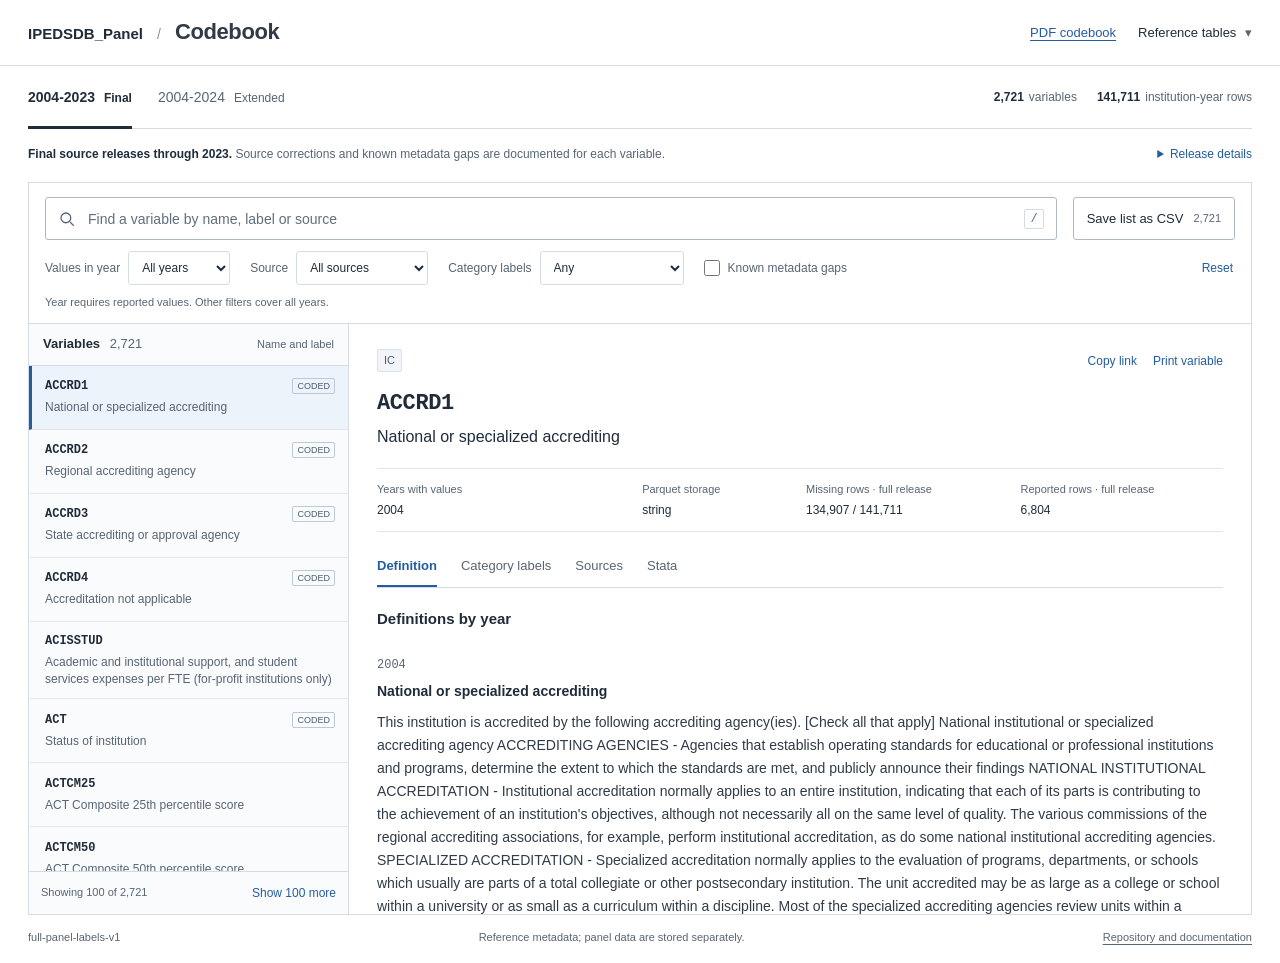
<file: docs/index.html>
<!DOCTYPE html>
<html lang="en">
<head>
  <meta charset="utf-8">
  <meta name="viewport" content="width=device-width, initial-scale=1">
  <meta name="description" content="IPEDS 2004-2023 panel codebook. Search variable definitions, year-specific category labels, sources and Stata mappings. Download the PDF and reference tables.">
  <meta name="theme-color" content="#ffffff">
  <title>IPEDS 2004-2023 | Panel codebook</title>
  <link rel="icon" href="data:image/svg+xml,%3Csvg xmlns='http://www.w3.org/2000/svg' viewBox='0 0 64 64'%3E%3Crect width='64' height='64' fill='%23202c3a'/%3E%3Ctext x='32' y='46' fill='white' font-family='monospace' font-size='43' text-anchor='middle'%3EI%3C/text%3E%3C/svg%3E">
  <link rel="stylesheet" href="./assets/codebook.css">
  <script src="./assets/codebook.js" defer></script>
</head>
<body>
  <a class="skip-link" href="#search">Skip to variable search</a>
  <header class="site-header">
    <div class="header-identity">
      <a class="project-name" href="./">IPEDSDB_Panel</a>
      <span class="header-divider" aria-hidden="true">/</span>
      <h1 id="page-heading">Codebook</h1>
    </div>
    <nav class="header-actions" aria-label="Reference downloads">
      <a class="pdf-link" href="./codebook/ipeds-panel-codebook.pdf" download="ipeds-2004-2023-codebook.pdf">PDF codebook</a>
      <details class="download-menu">
        <summary>Reference tables <span aria-hidden="true">▾</span></summary>
        <div class="download-panel">
          <p class="download-heading">Download reference files</p>
          <p class="download-explanation">Definitions and labels only; these files contain no institution-level data.</p>
          <a href="./codebook/codebook.csv" aria-label="Variable dictionary, CSV for 2004-2023" download="ipeds-2004-2023-dictionary.csv">Variable dictionary <span>Names, labels, coverage and storage · CSV</span></a>
          <a href="./codebook/definitions.csv.gz" aria-label="Definitions by year, compressed CSV for 2004-2023" download="ipeds-2004-2023-definitions.csv.gz">Definitions by year <span>Full source definitions · Compressed CSV</span></a>
          <a href="./codebook/value-labels.csv" aria-label="Category labels, CSV for 2004-2023" download="ipeds-2004-2023-value-labels.csv">Category labels <span>Original codes and year-specific meanings · CSV</span></a>

          <a href="./codebook/manifest.json" aria-label="File checksums, JSON for 2004-2023" download="ipeds-2004-2023-codebook-manifest.json">File checksums <span>Release identity and SHA-256 · JSON</span></a>
        </div>
      </details>
    </nav>
  </header>
  <main>
    <section class="release-strip" aria-label="Dataset release">
      <nav class="release-tabs" aria-label="Choose a dataset release">
        <a href="./" aria-current="page">2004-2023 <span>Final</span></a>
        <a href="./provisional/">2004-2024 <span>Extended</span></a>
      </nav>
      <dl class="dataset-stats" aria-label="Full release coverage">
        <div><dt>variables</dt><dd id="stat-variables">Loading</dd></div>
        <div><dt>institution-year rows</dt><dd id="stat-rows">Loading</dd></div>
        <div class="stats-years"><dt>coverage</dt><dd id="stat-years">Loading</dd></div>
      </dl>
    </section>
    <div class="release-context">
      <p class="release-status"><strong>Final source releases through 2023.</strong> Source corrections and known metadata gaps are documented for each variable.</p>
      <details class="release-note" id="release-notes">
        <summary>Release details</summary>
        <div class="release-body">
          <h2>About this dataset</h2>
          <p>Year coverage records nonmissing values. Comparability depends on the definition, reporting period and population for each year.</p>
          <div id="release-content"><p>Loading release information…</p></div>
          <p><a href="https://github.com/markjayson13/IPEDSDB_Panel/blob/main/docs/FULL_PANEL_LABELS.md">Validation results and release checksums</a></p>
        </div>
      </details>
    </div>
    <section class="explorer" id="explorer" aria-label="Variable reference">
      <div class="search-toolbar">
        <label class="search-field" for="search">
          <span class="sr-only">Find a variable by name, label or source</span>
          <svg viewBox="0 0 24 24" aria-hidden="true"><circle cx="10.5" cy="10.5" r="6.5"></circle><path d="m16 16 5 5"></path></svg>
          <input id="search" type="search" placeholder="Find a variable by name, label or source" autocomplete="off" spellcheck="false" disabled aria-describedby="search-status">
          <kbd aria-hidden="true">/</kbd>
        </label>
        <button class="button secondary" id="download-filtered" disabled>Save list as CSV <span id="download-matching-count">CSV</span></button>
      </div>
      <div class="filter-toolbar">
        <label for="year-filter"><span id="year-filter-label">Values in year</span> <select id="year-filter" aria-labelledby="year-filter-label" disabled><option value="">All years</option></select></label>
        <label for="source-filter"><span id="source-filter-label">Source</span> <select id="source-filter" aria-labelledby="source-filter-label" disabled><option value="">All sources</option></select></label>
        <label for="code-filter"><span id="code-filter-label">Category labels</span> <select id="code-filter" aria-labelledby="code-filter-label" disabled><option value="">Any</option><option value="coded">Documented</option><option value="uncoded">Not documented</option></select></label>
        <label class="check-filter"><input type="checkbox" id="gap-filter" disabled> Known metadata gaps</label>
        <button class="reset-button" id="reset-filters" disabled>Reset</button>
      </div>
      <p class="filter-help">Year requires reported values. Other filters cover all years. <span id="search-status" role="status"></span></p>
      <div id="load-error" class="load-error" role="alert" hidden></div>
      <div id="navigation-notice" class="navigation-notice" role="status" hidden></div>
      <div class="browser-grid">
        <aside class="variable-sidebar" aria-label="Matching variables">
          <div class="list-heading"><h2>Variables <span id="result-count" aria-live="polite">Loading…</span></h2><span class="list-caption">Name and label</span></div>
          <div class="variable-list" id="variable-list" aria-busy="true"><p class="list-placeholder">Loading variables…</p></div>
          <div class="list-footer"><span id="list-range"></span><button id="show-more" hidden>Show 100 more</button></div>
        </aside>
        <article class="variable-detail" id="variable-detail" aria-label="Variable details" aria-busy="false">
          <div class="detail-placeholder"><h2>Variable reference</h2><p>Select a variable to read its definitions, category labels and sources.</p></div>
        </article>
      </div>
    </section>
    <footer class="site-footer">
      <span id="release-name">Loading release…</span>
      <span>Reference metadata; panel data are stored separately.</span>
      <a href="https://github.com/markjayson13/IPEDSDB_Panel">Repository and documentation</a>
    </footer>
    <noscript><p class="noscript-note">Search requires JavaScript. Download the <a href="./codebook/ipeds-panel-codebook.pdf">PDF codebook</a>, <a href="./codebook/codebook.csv">dictionary CSV</a>, <a href="./codebook/definitions.csv.gz">definitions CSV (gzip)</a> or <a href="./codebook/value-labels.csv">category-label CSV</a>.</p></noscript>
  </main>
  <div class="sr-only" id="announcement" aria-live="polite"></div>
</body>
</html>
</file>
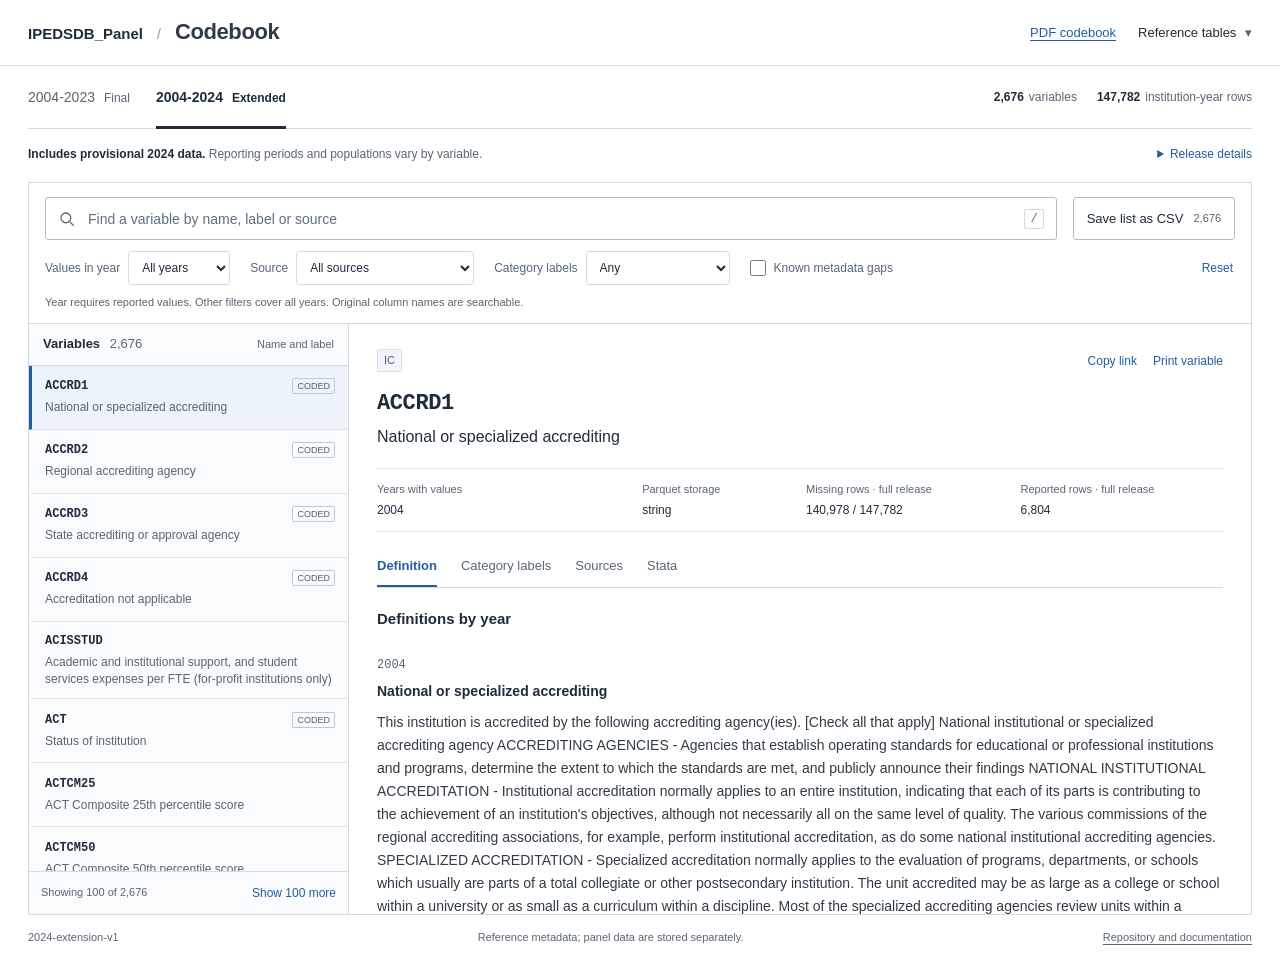
<file: docs/provisional/index.html>
<!DOCTYPE html>
<html lang="en">
<head>
  <meta charset="utf-8">
  <meta name="viewport" content="width=device-width, initial-scale=1">
  <meta name="description" content="IPEDS 2004-2024 panel codebook. Search variable definitions, year-specific category labels, sources and Stata mappings. Download the PDF and reference tables.">
  <meta name="theme-color" content="#ffffff">
  <title>IPEDS 2004-2024 | Panel codebook</title>
  <link rel="icon" href="data:image/svg+xml,%3Csvg xmlns='http://www.w3.org/2000/svg' viewBox='0 0 64 64'%3E%3Crect width='64' height='64' fill='%23202c3a'/%3E%3Ctext x='32' y='46' fill='white' font-family='monospace' font-size='43' text-anchor='middle'%3EI%3C/text%3E%3C/svg%3E">
  <link rel="stylesheet" href="../assets/codebook.css">
  <script src="../assets/codebook.js" defer></script>
</head>
<body>
  <a class="skip-link" href="#search">Skip to variable search</a>
  <header class="site-header">
    <div class="header-identity">
      <a class="project-name" href="../">IPEDSDB_Panel</a>
      <span class="header-divider" aria-hidden="true">/</span>
      <h1 id="page-heading">Codebook</h1>
    </div>
    <nav class="header-actions" aria-label="Reference downloads">
      <a class="pdf-link" href="./codebook/ipeds-panel-codebook.pdf" download="ipeds-2004-2024-codebook.pdf">PDF codebook</a>
      <details class="download-menu">
        <summary>Reference tables <span aria-hidden="true">▾</span></summary>
        <div class="download-panel">
          <p class="download-heading">Download reference files</p>
          <p class="download-explanation">Definitions and labels only; these files contain no institution-level data.</p>
          <a href="./codebook/codebook.csv" aria-label="Variable dictionary, CSV for 2004-2024" download="ipeds-2004-2024-dictionary.csv">Variable dictionary <span>Names, labels, coverage and storage · CSV</span></a>
          <a href="./codebook/definitions.csv.gz" aria-label="Definitions by year, compressed CSV for 2004-2024" download="ipeds-2004-2024-definitions.csv.gz">Definitions by year <span>Full source definitions · Compressed CSV</span></a>
          <a href="./codebook/value-labels.csv" aria-label="Category labels, CSV for 2004-2024" download="ipeds-2004-2024-value-labels.csv">Category labels <span>Original codes and year-specific meanings · CSV</span></a>
          <a id="download-crosswalk" href="./codebook/column-crosswalk.csv" aria-label="Original column names, crosswalk CSV for 2004-2024" download="ipeds-2004-2024-column-crosswalk.csv">Original column names <span>Crosswalk to consolidated variables · CSV</span></a>
          <a href="./codebook/manifest.json" aria-label="File checksums, JSON for 2004-2024" download="ipeds-2004-2024-codebook-manifest.json">File checksums <span>Release identity and SHA-256 · JSON</span></a>
        </div>
      </details>
    </nav>
  </header>
  <main>
    <section class="release-strip" aria-label="Dataset release">
      <nav class="release-tabs" aria-label="Choose a dataset release">
        <a href="../">2004-2023 <span>Final</span></a>
        <a href="./" aria-current="page">2004-2024 <span>Extended</span></a>
      </nav>
      <dl class="dataset-stats" aria-label="Full release coverage">
        <div><dt>variables</dt><dd id="stat-variables">Loading</dd></div>
        <div><dt>institution-year rows</dt><dd id="stat-rows">Loading</dd></div>
        <div class="stats-years"><dt>coverage</dt><dd id="stat-years">Loading</dd></div>
      </dl>
    </section>
    <div class="release-context">
      <p class="release-status"><strong>Includes provisional 2024 data.</strong> Reporting periods and populations vary by variable.</p>
      <details class="release-note" id="release-notes">
        <summary>Release details</summary>
        <div class="release-body">
          <h2>About this dataset</h2>
          <p>Year coverage records nonmissing values. Comparability depends on the definition, reporting period and population for each year.</p>
          <div id="release-content"><p>Loading release information…</p></div>
          <p><a href="https://github.com/markjayson13/IPEDSDB_Panel/blob/main/docs/2024_EXTENSION_RESULTS.md">Validation results and release checksums</a></p>
        </div>
      </details>
    </div>
    <section class="explorer" id="explorer" aria-label="Variable reference">
      <div class="search-toolbar">
        <label class="search-field" for="search">
          <span class="sr-only">Find a variable by name, label or source</span>
          <svg viewBox="0 0 24 24" aria-hidden="true"><circle cx="10.5" cy="10.5" r="6.5"></circle><path d="m16 16 5 5"></path></svg>
          <input id="search" type="search" placeholder="Find a variable by name, label or source" autocomplete="off" spellcheck="false" disabled aria-describedby="search-status">
          <kbd aria-hidden="true">/</kbd>
        </label>
        <button class="button secondary" id="download-filtered" disabled>Save list as CSV <span id="download-matching-count">CSV</span></button>
      </div>
      <div class="filter-toolbar">
        <label for="year-filter"><span id="year-filter-label">Values in year</span> <select id="year-filter" aria-labelledby="year-filter-label" disabled><option value="">All years</option></select></label>
        <label for="source-filter"><span id="source-filter-label">Source</span> <select id="source-filter" aria-labelledby="source-filter-label" disabled><option value="">All sources</option></select></label>
        <label for="code-filter"><span id="code-filter-label">Category labels</span> <select id="code-filter" aria-labelledby="code-filter-label" disabled><option value="">Any</option><option value="coded">Documented</option><option value="uncoded">Not documented</option></select></label>
        <label class="check-filter"><input type="checkbox" id="gap-filter" disabled> Known metadata gaps</label>
        <button class="reset-button" id="reset-filters" disabled>Reset</button>
      </div>
      <p class="filter-help">Year requires reported values. Other filters cover all years. <span id="search-status" role="status"></span></p>
      <div id="load-error" class="load-error" role="alert" hidden></div>
      <div id="navigation-notice" class="navigation-notice" role="status" hidden></div>
      <div class="browser-grid">
        <aside class="variable-sidebar" aria-label="Matching variables">
          <div class="list-heading"><h2>Variables <span id="result-count" aria-live="polite">Loading…</span></h2><span class="list-caption">Name and label</span></div>
          <div class="variable-list" id="variable-list" aria-busy="true"><p class="list-placeholder">Loading variables…</p></div>
          <div class="list-footer"><span id="list-range"></span><button id="show-more" hidden>Show 100 more</button></div>
        </aside>
        <article class="variable-detail" id="variable-detail" aria-label="Variable details" aria-busy="false">
          <div class="detail-placeholder"><h2>Variable reference</h2><p>Select a variable to read its definitions, category labels and sources.</p></div>
        </article>
      </div>
    </section>
    <footer class="site-footer">
      <span id="release-name">Loading release…</span>
      <span>Reference metadata; panel data are stored separately.</span>
      <a href="https://github.com/markjayson13/IPEDSDB_Panel">Repository and documentation</a>
    </footer>
    <noscript><p class="noscript-note">Search requires JavaScript. Download the <a href="./codebook/ipeds-panel-codebook.pdf">PDF codebook</a>, <a href="./codebook/codebook.csv">dictionary CSV</a>, <a href="./codebook/definitions.csv.gz">definitions CSV (gzip)</a> or <a href="./codebook/value-labels.csv">category-label CSV</a>.</p></noscript>
  </main>
  <div class="sr-only" id="announcement" aria-live="polite"></div>
</body>
</html>
</file>
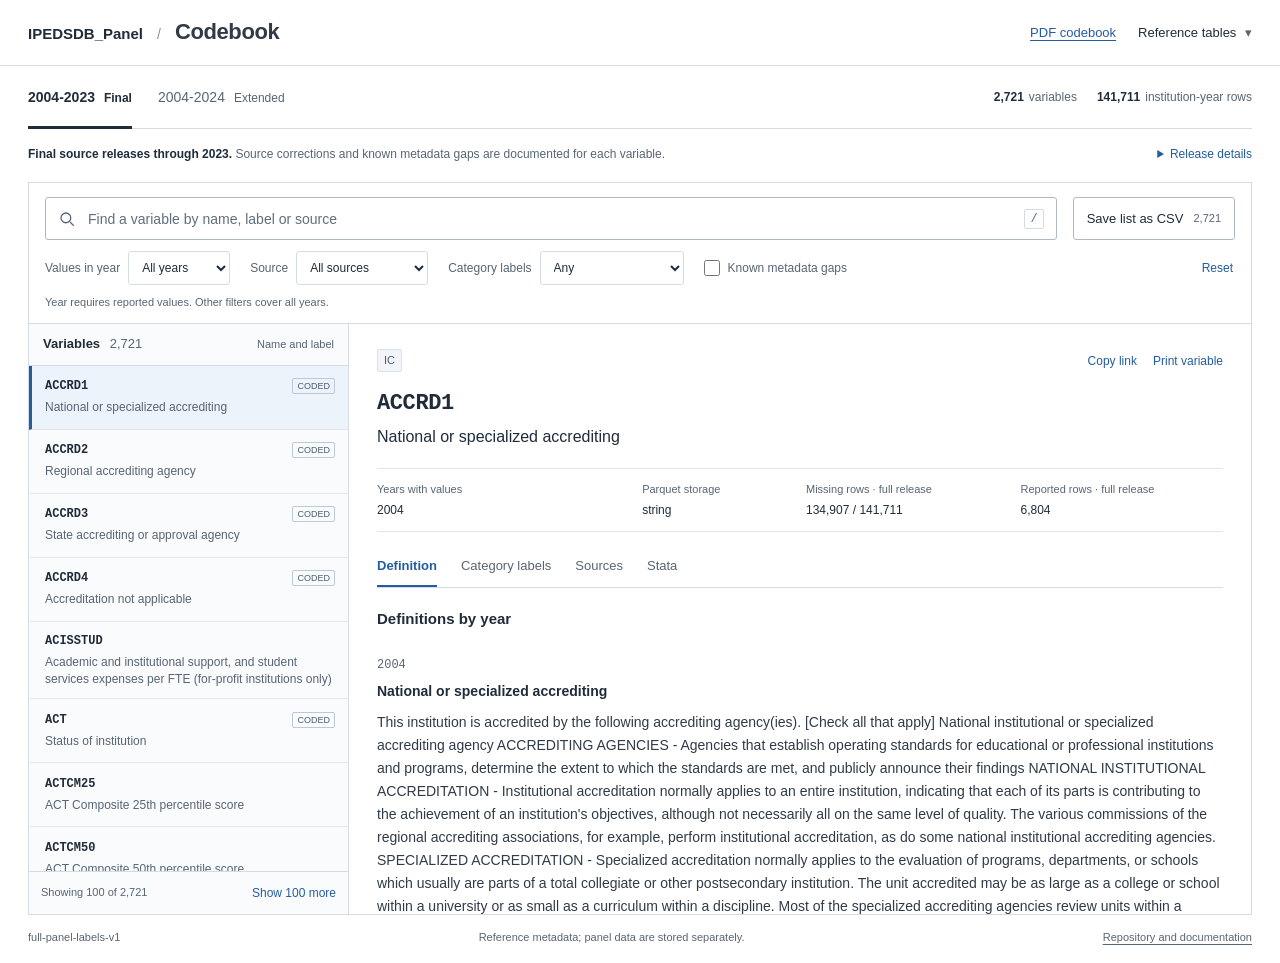
<file: docs/guide.html>
<!DOCTYPE html>
<html lang="en">
<head>
  <meta charset="utf-8">
  <meta name="viewport" content="width=device-width, initial-scale=1">
  <meta http-equiv="refresh" content="0; url=./">
  <title>IPEDS Panel Codebook</title>
  <link rel="stylesheet" href="./assets/codebook.css">
</head>
<body>
  <main class="redirect-card">
    <p class="eyebrow">IPEDSDB Panel</p>
    <h1>The codebook is now the homepage.</h1>
    <p>Explore the published panel's definitions, year-specific category meanings, source records, and Stata mappings in one place.</p>
    <a class="button primary" href="./">Open the interactive codebook</a>
    <p><a href="./codebook/ipeds-panel-codebook.pdf" download>Download the full PDF codebook</a></p>
  </main>
  <script>
    const parameters = new URLSearchParams(location.hash.slice(1));
    const variable = parameters.get('variable');
    const target = new URL('./', location.href);
    if (variable) target.hash = new URLSearchParams({ variable }).toString();
    location.replace(target.href);
  </script>
</body>
</html>
</file>
<file: docs/assets/codebook.css>
:root {
  --ink: #202c3a;
  --text: #303b47;
  --muted: #586574;
  --accent: #245ca0;
  --accent-light: #edf3fb;
  --border: #d5dbe2;
  --subtle: #f6f8fa;
  --warning: #775018;
  --warning-bg: #fff8e9;
  --mono: ui-monospace, "SFMono-Regular", Consolas, "Liberation Mono", monospace;
  --sans: -apple-system, BlinkMacSystemFont, "Segoe UI", Arial, sans-serif;
}
* { box-sizing: border-box; }
html { scroll-padding-top: 16px; }
body { margin: 0; background: #fff; color: var(--text); font: 14px/1.5 var(--sans); }
a { color: var(--accent); text-underline-offset: 3px; }
a:hover { text-decoration-thickness: 2px; }
button, input, select { font: inherit; }
button { cursor: pointer; }
button:disabled, input:disabled, select:disabled { cursor: wait; opacity: .6; }
button, input, select, summary, a { outline-offset: 3px; }
:focus-visible { outline: 3px solid #2e73c4; }
[hidden] { display: none !important; }
.sr-only { position: absolute; width: 1px; height: 1px; padding: 0; margin: -1px; overflow: hidden; clip: rect(0,0,0,0); white-space: nowrap; border: 0; }
.skip-link { position: fixed; z-index: 30; top: -90px; left: 16px; padding: 12px 18px; color: #fff; background: var(--ink); }
.skip-link:focus { top: 8px; }
.site-header { min-height: 66px; padding: 0 28px; display: flex; align-items: center; justify-content: space-between; gap: 20px; border-bottom: 1px solid var(--border); }
.header-identity { display: flex; align-items: baseline; gap: 14px; min-width: 0; }
.project-name { color: var(--ink); font-size: 15px; font-weight: 600; text-decoration: none; }
.header-divider { color: #88939f; }
.site-header h1 { margin: 0; font-size: 22px; line-height: 1.3; font-weight: 600; letter-spacing: -.4px; }
.header-actions { display: flex; align-items: center; gap: 22px; font-size: 13px; }
.pdf-link { padding: 12px 0; white-space: nowrap; }
.download-menu { position: relative; }
.download-menu > summary { cursor: pointer; list-style: none; padding: 12px 0; color: var(--ink); font-weight: 500; white-space: nowrap; }
.download-menu > summary::-webkit-details-marker { display: none; }
.download-menu > summary span { margin-left: 5px; color: var(--muted); }
.download-panel { position: absolute; right: 0; top: 100%; z-index: 15; width: 345px; max-width: calc(100vw - 24px); padding: 18px; background: #fff; border: 1px solid var(--border); box-shadow: 0 8px 20px #1e293b15; }
.download-heading { margin: 0 0 5px; font-weight: 600; font-size: 14px; }
.download-explanation { margin: 0 0 12px; color: var(--muted); font-size: 12px; }
.download-panel > a { display: block; padding: 10px 0; border-top: 1px solid #e6e9ee; text-decoration: none; font-size: 14px; }
.download-panel > a:hover { text-decoration: underline; }
.download-panel > a span { display: block; color: var(--muted); font-size: 12px; margin-top: 3px; }
main { max-width: 1800px; margin: 0 auto; padding: 0 28px; }
.release-strip { display: flex; align-items: center; justify-content: space-between; gap: 18px; min-height: 63px; border-bottom: 1px solid var(--border); }
.release-tabs { display: flex; align-self: stretch; gap: 26px; }
.release-tabs a { display: flex; gap: 9px; align-items: center; padding: 17px 0 14px; border-bottom: 3px solid transparent; margin-bottom: -1px; color: var(--muted); font-size: 14px; text-decoration: none; white-space: nowrap; }
.release-tabs a span { font-size: 12px; }
.release-tabs a[aria-current=page] { color: var(--ink); border-color: var(--ink); font-weight: 600; }
.release-tabs a:hover { color: var(--accent); }
.dataset-stats { display: flex; gap: 20px; flex-wrap: wrap; margin: 0; font-size: 12px; }
.dataset-stats > div { display: flex; gap: 5px; align-items: baseline; }
.dataset-stats dt { color: var(--muted); }
.dataset-stats dd { margin: 0; font-variant-numeric: tabular-nums; font-weight: 600; color: var(--ink); order: -1; }
.stats-years { display: none !important; }
.release-context { display: flex; align-items: baseline; justify-content: space-between; gap: 20px; position: relative; margin: 14px 0 17px; }
.release-status { margin: 0; font-size: 12px; color: var(--muted); }
.release-status strong { color: var(--ink); font-weight: 600; }
.release-note > summary { color: var(--accent); cursor: pointer; font-size: 12px; white-space: nowrap; padding: 2px 0; }
.release-note[open] { flex: 1; }
.release-context:has(.release-note[open]) { flex-wrap: wrap; }
.release-context:has(.release-note[open]) .release-status { width: 100%; }
.release-body { padding: 16px 20px; margin-top: 12px; border: 1px solid var(--border); background: var(--subtle); font-size: 13px; line-height: 1.6; }
.release-body h2 { margin: 0 0 10px; font-size: 16px; font-weight: 600; }
.release-body p { margin: 10px 0; max-width: 1100px; }
.release-body .technical-details { margin-top: 14px; }
.hash-grid { display: grid; grid-template-columns: 190px minmax(0,1fr); gap: 9px 16px; font-size: 12px; }
.hash-grid dt { color: var(--muted); }
.hash-grid dd { margin: 0; font-family: var(--mono); overflow-wrap: anywhere; }
.explorer { border: 1px solid var(--border); background: #fff; scroll-margin-top: 14px; }
.search-toolbar { display: flex; align-items: center; gap: 16px; padding: 14px 16px 11px; }
.search-field { display: flex; align-items: center; gap: 10px; flex: 1; height: 43px; padding: 0 12px; min-width: 0; border: 1px solid #aeb9c6; border-radius: 3px; background: #fff; }
.search-field:focus-within { border-color: var(--accent); outline: 2px solid #245ca022; outline-offset: 1px; }
.search-field svg { width: 18px; height: 18px; flex: none; fill: none; stroke: var(--muted); stroke-width: 1.7; }
.search-field input { width: 100%; height: 100%; min-width: 0; border: 0; outline: none; color: var(--ink); background: transparent; font-size: 14px; }
.search-field input::placeholder { color: #606e7d; }
.search-field input:focus-visible { outline: none; }
.search-field kbd { color: var(--muted); padding: 0 5px; border: 1px solid var(--border); border-radius: 2px; font-size: 12px; }
.button { display: inline-flex; align-items: center; justify-content: center; gap: 10px; min-height: 43px; padding: 8px 13px; border: 1px solid #aeb9c6; border-radius: 3px; color: var(--ink); background: #fff; font-size: 13px; font-weight: 500; text-decoration: none; }
.button:hover { background: var(--subtle); }
.button span { color: var(--muted); font-size: 11px; font-weight: 400; }
.filter-toolbar { display: flex; flex-wrap: wrap; align-items: center; gap: 12px 20px; padding: 0 16px; }
.filter-toolbar > label { display: flex; align-items: center; gap: 8px; color: var(--muted); font-size: 12px; }
.filter-toolbar select, .detail-year-control select { height: 34px; padding: 4px 24px 4px 9px; max-width: 185px; border: 1px solid var(--border); border-radius: 3px; background: #fff; color: var(--ink); font-size: 12px; }
.check-filter { cursor: pointer; }
.check-filter input { width: 16px; height: 16px; margin: 0; accent-color: var(--accent); }
.reset-button { margin-left: auto; border: 0; background: transparent; color: var(--accent); padding: 8px 2px; font-size: 12px; }
.reset-button:hover { text-decoration: underline; }
.filter-help { margin: 9px 16px 12px; color: var(--muted); font-size: 11px; }
.search-note { color: var(--muted); }
.navigation-notice, .load-error { padding: 12px 16px; margin: 0; border-top: 1px solid #ddc998; background: var(--warning-bg); font-size: 13px; color: var(--warning); }
.navigation-notice p, .load-error p { margin: 4px 0; }
.navigation-notice button, .load-error button { margin-top: 8px; }
.browser-grid { display: grid; grid-template-columns: 320px minmax(0,1fr); height: calc(100dvh - 309px); min-height: 470px; border-top: 1px solid var(--border); }
.variable-sidebar { display: flex; flex-direction: column; overflow: hidden; border-right: 1px solid var(--border); background: #fafbfc; }
.list-heading { display: flex; align-items: center; justify-content: space-between; gap: 8px; padding: 10px 14px; border-bottom: 1px solid var(--border); min-height: 42px; }
.list-heading h2 { margin: 0; color: var(--ink); font-size: 13px; font-weight: 600; }
.list-heading h2 span { margin-left: 6px; color: var(--muted); font-weight: 400; font-variant-numeric: tabular-nums; }
.list-caption { color: var(--muted); font-size: 11px; }
.variable-list { overflow: auto; overscroll-behavior: contain; flex: 1; }
.variable-item { display: block; width: 100%; min-height: 64px; padding: 10px 13px; text-align: left; border: 0; border-bottom: 1px solid #e2e6eb; border-left: 3px solid transparent; background: transparent; color: var(--text); }
.variable-item:hover { background: #f0f3f7; }
.variable-item[aria-current=true] { border-left-color: var(--accent); background: var(--accent-light); }
.variable-item:focus-visible { outline-offset: -3px; }
.variable-top { display: flex; justify-content: space-between; align-items: center; gap: 8px; margin-bottom: 4px; }
.variable-name { font: 600 12px/1.5 var(--mono); color: var(--ink); overflow-wrap: anywhere; }
.variable-label { display: -webkit-box; -webkit-line-clamp: 2; -webkit-box-orient: vertical; overflow: hidden; color: var(--muted); font-size: 12px; line-height: 1.45; }
.variable-alias { display: block; color: var(--accent); font-size: 11px; margin-top: 6px; overflow-wrap: anywhere; }
.variable-icons { display: flex; align-items: center; gap: 6px; flex-shrink: 0; }
.small-badge { border: 1px solid #bdc9d7; padding: 0 4px; border-radius: 2px; color: #4c5d70; font-size: 9px; line-height: 1.6; }
.gap-dot { height: 7px; width: 7px; background: #a57123; border-radius: 50%; }
.list-footer { min-height: 40px; padding: 7px 12px; display: flex; align-items: center; justify-content: space-between; gap: 6px; border-top: 1px solid var(--border); color: var(--muted); font-size: 11px; }
.list-footer button { color: var(--accent); border: 0; background: transparent; font-size: 12px; padding: 5px 0; }
.variable-detail { overflow: auto; overscroll-behavior: contain; min-width: 0; padding: 22px 28px 35px; scroll-margin-top: 12px; }
.detail-placeholder { padding: 18px 0; max-width: 550px; color: var(--muted); }
.detail-placeholder h2 { margin: 0 0 12px; font-size: 18px; font-weight: 500; color: var(--ink); }
.detail-placeholder p { margin: 0; }
.detail-header-top { display: flex; align-items: center; justify-content: space-between; gap: 16px; }
.detail-kicker { display: flex; gap: 6px; flex-wrap: wrap; }
.pill { display: inline-block; padding: 2px 6px; background: #f1f4f8; color: #4a5c72; font-size: 11px; border: 1px solid #dbe1e9; border-radius: 2px; }
.pill.warning { background: var(--warning-bg); border-color: #e5d5b2; color: var(--warning); }
.detail-actions { display: flex; flex-shrink: 0; gap: 16px; align-items: center; }
.detail-actions button { padding: 6px 0; color: var(--accent); background: none; border: 0; font-size: 12px; }
.detail-actions button:hover { text-decoration: underline; }
.detail-actions input { max-width: 210px; min-width: 0; }
.detail-name { color: var(--ink); font: 600 22px/1.4 var(--mono); letter-spacing: -.4px; overflow-wrap: anywhere; margin: 13px 0 6px; }
.detail-label { font-size: 16px; color: var(--ink); line-height: 1.5; max-width: 1000px; margin: 0 0 19px; }
.facts { display: grid; grid-template-columns: 1.25fr .75fr 1fr 1fr; gap: 12px; margin: 0 0 14px; padding: 12px 0; border-top: 1px solid #e2e6eb; border-bottom: 1px solid #e2e6eb; }
.facts dt { color: var(--muted); font-size: 11px; margin-bottom: 3px; }
.facts dd { color: var(--ink); margin: 0; font-size: 12px; overflow-wrap: anywhere; font-variant-numeric: tabular-nums; }
.detail-year-control { display: none; align-items: center; gap: 10px; margin: 12px 0; font-size: 12px; color: var(--muted); }
.detail-year-control select { min-width: 112px; }
.scope-note { color: var(--muted); border-left: 2px solid #b6c5d7; padding: 2px 0 2px 10px; margin: 12px 0 16px; font-size: 12px; line-height: 1.55; }
.detail-tabs { display: flex; gap: 24px; border-bottom: 1px solid var(--border); margin: 6px 0 20px; overflow-x: auto; white-space: nowrap; }
.detail-tabs button { padding: 10px 0; border: 0; border-bottom: 2px solid transparent; background: transparent; font-size: 13px; color: var(--muted); }
.detail-tabs button[aria-selected=true] { color: var(--accent); border-color: var(--accent); font-weight: 600; }
.tab-panel { min-width: 0; }
.tab-panel h3 { color: var(--ink); font-size: 15px; line-height: 1.4; margin: 0 0 8px; font-weight: 600; }
.tab-panel p { margin: 8px 0 14px; font-size: 14px; line-height: 1.65; }
.tab-panel .section-intro, .tab-panel .scope-note { font-size: 12px; color: var(--muted); }
.section-label { font-size: 12px !important; color: var(--muted); }
.definition-block { padding: 16px 0; border-bottom: 1px solid #e2e6eb; }
.definition-block:last-child { border-bottom: 0; }
.year-tag { display: inline-block; font: 12px var(--mono); color: var(--muted); margin-bottom: 8px; }
.definition-block h4 { margin: 0 0 8px; font-size: 14px; font-weight: 600; line-height: 1.6; color: var(--ink); }
.definition-block p { margin: 0; }
.data-description { white-space: pre-wrap; overflow-wrap: anywhere; }
.blank-value { color: var(--muted); }
.data-table-wrap { overflow-x: auto; max-width: 100%; margin: 12px 0 18px; }
.data-table { width: 100%; border-collapse: collapse; text-align: left; font-size: 13px; }
.data-table th { font-size: 12px; color: var(--ink); font-weight: 600; background: var(--subtle); padding: 9px 10px; border-top: 1px solid var(--border); border-bottom: 1px solid var(--border); vertical-align: top; }
.data-table td { padding: 10px; border-bottom: 1px solid #e0e5eb; vertical-align: top; line-height: 1.55; overflow-wrap: anywhere; }
.data-table td:first-child { font-family: var(--mono); }
.data-table .code-cell { white-space: pre-wrap; min-width: 60px; max-width: 180px; }
.data-table .years-cell { min-width: 106px; }
.table-search { display: flex; gap: 12px; align-items: center; color: var(--muted); font-size: 12px; margin: 14px 0; }
.table-search input { min-width: 0; flex: 1; border: 1px solid #aeb9c6; border-radius: 3px; padding: 8px 10px; color: var(--ink); font-size: 13px; }
.record-card { border-top: 1px solid var(--border); padding: 12px 0; margin: 0; }
.record-card > summary { cursor: pointer; color: var(--ink); font-size: 13px; line-height: 1.7; overflow-wrap: anywhere; }
.record-card > summary strong { font-family: var(--mono); font-weight: 600; }
.record-card > summary .pill { margin-left: 8px; }
.record-fields { display: grid; grid-template-columns: 165px minmax(0,1fr); gap: 10px 18px; margin: 18px 0; font-size: 13px; }
.record-fields dt { color: var(--muted); }
.record-fields dd { margin: 0; white-space: pre-wrap; overflow-wrap: anywhere; }
.source-link { overflow-wrap: anywhere; }
.source-evidence { margin-top: 12px; }
.source-evidence > summary { cursor: pointer; color: var(--accent); font-size: 12px; padding: 6px 0; }
.source-evidence .record-fields { font-size: 12px; }
.correction-note, .gap-callout { border-left: 3px solid #b68738; padding: 12px 14px; margin: 16px 0; background: var(--warning-bg); color: var(--warning); font-size: 13px; }
.correction-note p, .gap-callout p { font-size: 12px; margin: 7px 0 0; }
.gap-callout h3 { font-size: 14px; color: var(--warning); margin: 0 0 7px; }
.gap-callout ul { margin: 0; padding-left: 18px; }
.gap-callout li + li { margin-top: 8px; }
.semantic-grid { display: grid; grid-template-columns: repeat(2,minmax(0,1fr)); gap: 14px 24px; margin: 18px 0 0; }
.semantic-grid > div { border-bottom: 1px solid #e2e6eb; padding-bottom: 10px; }
.semantic-grid dt { color: var(--muted); margin-bottom: 4px; font-size: 12px; }
.semantic-grid dd { margin: 0; font-size: 13px; overflow-wrap: anywhere; white-space: pre-wrap; }
.subsection { margin-top: 28px; padding-top: 20px; border-top: 1px solid var(--border); }
.technical-details { margin: 16px 0 0; }
.technical-details > summary { cursor: pointer; color: var(--accent); font-size: 12px; padding: 5px 0; }
.technical-details pre { padding: 12px; border: 1px solid var(--border); background: var(--subtle); font: 11px/1.6 var(--mono); white-space: pre-wrap; overflow-wrap: anywhere; max-height: 400px; overflow: auto; }
.site-footer { display: flex; justify-content: space-between; flex-wrap: wrap; gap: 10px 20px; padding: 14px 0 18px; color: var(--muted); font-size: 11px; }
.site-footer a { color: var(--muted); }
.list-placeholder, .empty-results { padding: 20px 16px; color: var(--muted); font-size: 13px; }
.empty-results strong { display: block; color: var(--ink); margin-bottom: 8px; }
.empty-results p { margin: 0 0 10px; }
.empty-results button, .retry-button, .navigation-notice button { color: var(--accent); background: #fff; border: 1px solid #b7c2d0; border-radius: 3px; padding: 8px 11px; font-size: 12px; }
.mobile-back { display: none; }
.reference-context { display: none; }
.noscript-note { padding: 14px; border: 1px solid #ddc998; background: var(--warning-bg); }
.redirect-card { max-width: 620px; margin: 10vh auto; padding: 28px; border: 1px solid var(--border); }
.redirect-card h1 { font-size: 23px; }
@media (min-width: 1550px) {
  .browser-grid { grid-template-columns: 350px minmax(0,1fr); }
  .variable-detail { padding-left: 34px; padding-right: 34px; }
}
@media (max-width: 1100px) {
  .site-header { padding: 0 20px; }
  main { padding: 0 20px; }
  .dataset-stats { gap: 12px; }
  .dataset-stats > div { display: block; }
  .dataset-stats dd { font-size: 14px; }
  .release-tabs { gap: 20px; }
  .browser-grid { grid-template-columns: 285px minmax(0,1fr); }
  .variable-detail { padding: 20px; }
  .facts { grid-template-columns: repeat(2,minmax(0,1fr)); }
  .detail-tabs { gap: 20px; }
  .filter-toolbar { gap: 10px 14px; }
  .filter-toolbar select { max-width: 154px; }
  .record-fields { grid-template-columns: 140px minmax(0,1fr); gap: 10px 14px; }
}
@media (max-width: 780px) {
  .site-header { min-height: 60px; padding: 8px 16px; gap: 12px; flex-wrap: wrap; }
  .header-identity { gap: 9px; }
  .site-header h1 { font-size: 18px; }
  .project-name { font-size: 13px; }
  .header-actions { gap: 16px; font-size: 12px; }
  .download-menu > summary, .pdf-link { min-height: 42px; display: flex; align-items: center; }
  main { padding: 0 16px; }
  .release-strip { align-items: stretch; display: block; }
  .release-tabs { gap: 28px; border-bottom: 1px solid var(--border); }
  .release-tabs a { padding: 13px 0 10px; font-size: 14px; gap: 7px; }
  .release-tabs a span { font-size: 12px; }
  .dataset-stats { gap: 20px; padding: 10px 0; }
  .dataset-stats > div { display: flex; }
  .dataset-stats dd { font-size: 12px; }
  .dataset-stats dt { font-size: 11px; }
  .release-context { margin: 11px 0 13px; display: block; }
  .release-status { font-size: 12px; line-height: 1.55; }
  .release-note > summary { display: inline-block; padding: 8px 0 0; }
  .release-note > summary::after { content: " ▾"; }
  .release-body { padding: 12px 14px; }
  .hash-grid { grid-template-columns: 1fr; gap: 3px; }
  .hash-grid dd { margin-bottom: 10px; }
  .search-toolbar { padding: 12px; gap: 10px; flex-wrap: wrap; }
  .search-field { flex-basis: 100%; min-height: 44px; }
  .search-field input { font-size: 16px; }
  .search-field kbd { display: none; }
  .search-toolbar > .button { min-height: 40px; padding: 7px 11px; font-size: 12px; }
  .filter-toolbar { padding: 0 12px; gap: 10px 14px; }
  .filter-toolbar > label { flex-wrap: wrap; gap: 5px; font-size: 12px; }
  .filter-toolbar select { height: 38px; max-width: 165px; font-size: 12px; }
  .check-filter { min-height: 38px; }
  .reset-button { min-height: 38px; }
  .filter-help { margin: 10px 12px 12px; line-height: 1.6; }
  .browser-grid { display: block; height: auto; min-height: 400px; }
  .variable-sidebar { border-right: 0; min-height: 400px; }
  .variable-list { max-height: 65dvh; min-height: 340px; overscroll-behavior: auto; }
  .variable-item { min-height: 68px; padding: 11px 12px; }
  .variable-label { font-size: 13px; }
  .variable-name { font-size: 13px; }
  .list-footer { min-height: 44px; }
  .list-footer button { min-height: 32px; }
  .variable-detail { display: none; padding: 14px 16px 24px; overflow: visible; overscroll-behavior: auto; min-height: 420px; }
  .detail-open .variable-detail { display: block; }
  .detail-open .variable-sidebar, .detail-open .search-toolbar, .detail-open .filter-toolbar, .detail-open .filter-help { display: none; }
  body:has(.detail-open) .release-strip, body:has(.detail-open) .release-context { display: none; }
  .reference-context { display: block; margin: 0 0 16px; color: var(--muted); font-size: 11px; line-height: 1.6; }
  .mobile-back { display: inline-flex; align-items: center; min-height: 44px; padding: 4px 0; margin: 0 0 8px; background: transparent; border: 0; color: var(--accent); font-size: 13px; }
  .detail-header-top { align-items: flex-start; gap: 10px; flex-wrap: wrap; }
  .detail-actions { gap: 16px; }
  .detail-actions button { min-height: 34px; }
  .detail-name { font-size: 21px; }
  .detail-label { font-size: 16px; margin-bottom: 16px; }
  .facts { gap: 12px; }
  .facts dt { font-size: 11px; }
  .facts dd { font-size: 12px; }
  .detail-year-control { display: flex; flex-wrap: wrap; }
  .detail-year-control select { height: 40px; font-size: 14px; }
  .detail-tabs { gap: 21px; margin-bottom: 18px; }
  .detail-tabs button { min-height: 44px; font-size: 13px; }
  .tab-panel p { font-size: 14px; }
  .tab-panel .scope-note, .tab-panel .section-intro { font-size: 12px; }
  .record-fields { grid-template-columns: 115px minmax(0,1fr); gap: 9px 12px; font-size: 12px; }
  .semantic-grid { gap: 12px 16px; }
  .data-table { font-size: 12px; }
  .data-table th, .data-table td { padding: 9px 8px; }
  .site-footer { display: block; font-size: 11px; line-height: 1.7; }
  .site-footer > span { display: block; margin-bottom: 5px; }
}
@media (max-width: 480px) {
  .header-actions { justify-content: space-between; width: 100%; }
}
@media (max-width: 440px) {
  .site-header { gap: 0; }
  .header-identity { width: 100%; padding-top: 5px; }
  .download-panel { width: 330px; }
  main { padding: 0 12px; }
  .site-header { padding-left: 12px; padding-right: 12px; }
  .release-tabs { gap: 22px; }
  .release-tabs a { font-size: 13px; }
  .release-tabs a span { font-size: 11px; }
  .filter-toolbar > label { display: grid; }
  .filter-toolbar .check-filter { display: flex; flex: 1 1 180px; }
  .reset-button { flex: 0 0 auto; }
  .filter-toolbar select { max-width: 147px; }
  .detail-actions { width: 100%; }
  .detail-tabs { gap: 17px; }
  .detail-tabs button { font-size: 12px; }
  .record-fields { grid-template-columns: 1fr; gap: 3px; }
  .record-fields dd { margin-bottom: 9px; }
  .record-fields dt { font-size: 11px; }
  .semantic-grid { grid-template-columns: 1fr; }
}
@media (prefers-reduced-motion: reduce) {
  * { scroll-behavior: auto !important; animation: none !important; }
}
@media print {
  @page { margin: 17mm; }
  body { background: #fff; color: #000; font-size: 11pt; }
  .site-header, .release-strip, .release-context, .search-toolbar, .filter-toolbar, .filter-help, .variable-sidebar, .site-footer, .detail-actions, .detail-tabs, .detail-year-control, .mobile-back, .skip-link, .noscript-note, .table-search, .navigation-notice { display: none !important; }
  main, .explorer, .browser-grid, .variable-detail { display: block !important; margin: 0; padding: 0; border: 0; box-shadow: none; height: auto !important; max-height: none; overflow: visible !important; }
  .tab-panel[hidden] { display: block !important; }
  .tab-panel { margin: 20px 0; }
  .tab-panel::before { content: attr(data-print-title); display: block; font-size: 15pt; font-weight: bold; margin-bottom: 12px; border-bottom: 1px solid #777; padding-bottom: 5px; }
  .detail-name { font-size: 20pt; }
  .detail-label { font-size: 11pt; }
  .data-table-wrap { overflow: visible; }
  .data-table { font-size: 8pt; }
  .record-card { break-inside: avoid; }
  .technical-details { display: none; }
  .record-card > dl { display: grid !important; }
  .record-card::details-content, .source-evidence::details-content { content-visibility: visible !important; }
  .gap-callout, .definition-block, .semantic-grid > div { break-inside: avoid; }
  a { color: #000; }
  .facts { grid-template-columns: repeat(4,minmax(0,1fr)); }
  .data-table thead { display: table-header-group; }
  .data-table tr { break-inside: avoid; }
  .codebook-print-context { display: block !important; }
  .reference-context { display: block !important; margin: 0 0 16px; font-size: 9pt; }
}
</file>
